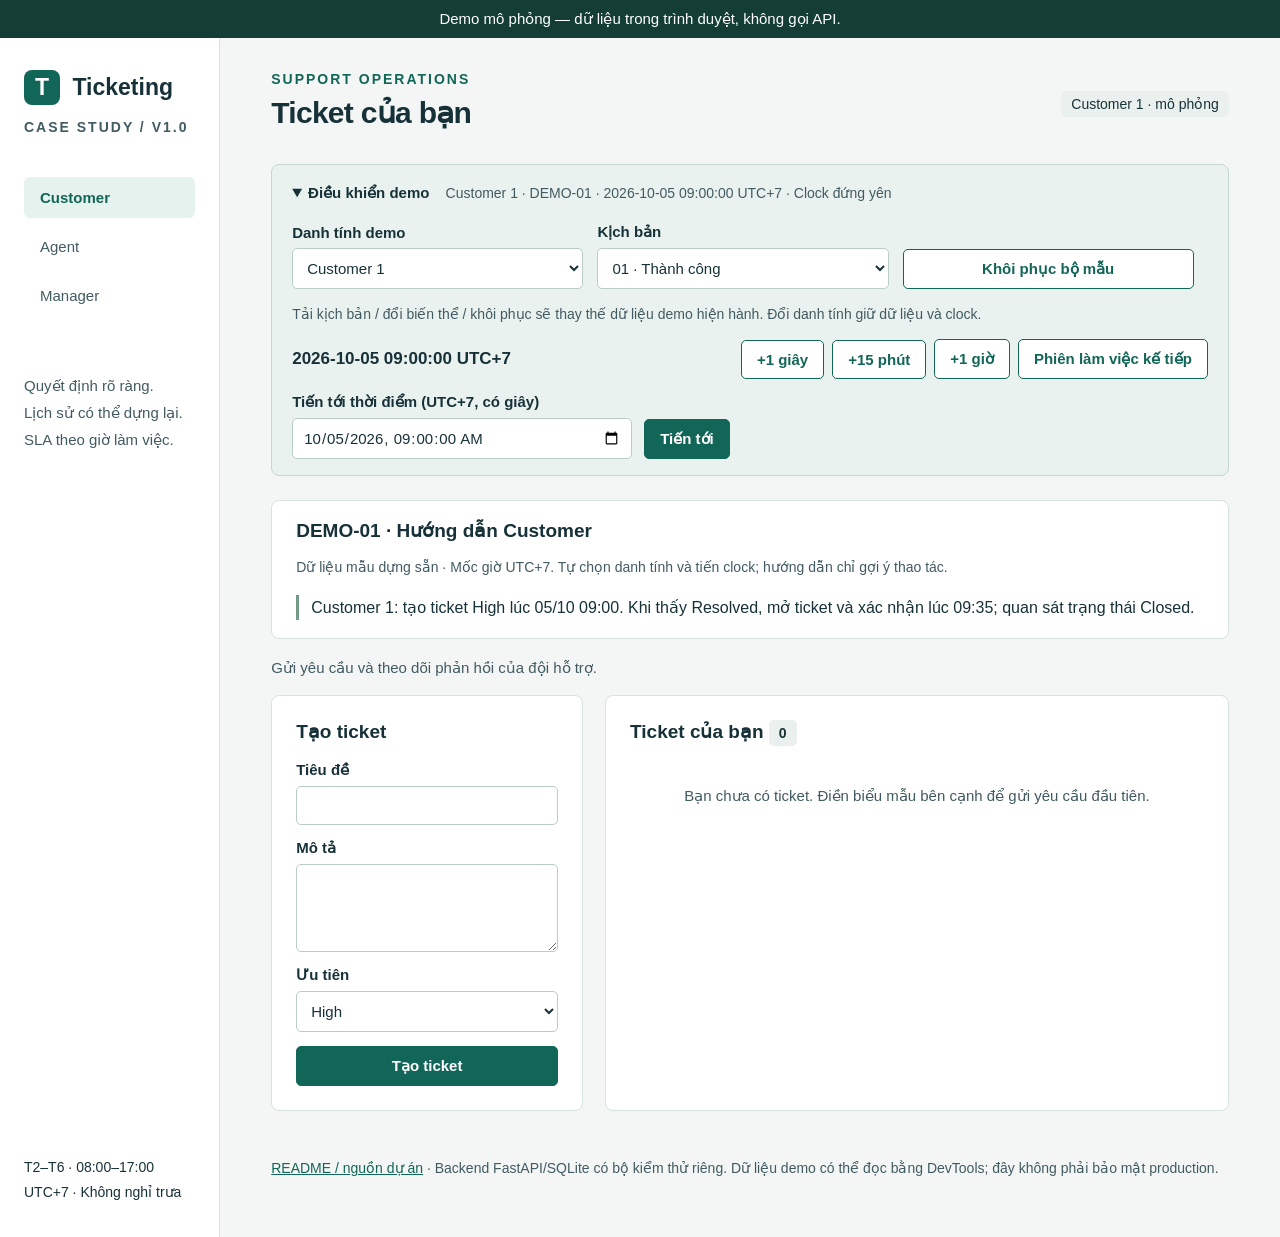
<file: prototype/index.html>
<!doctype html>
<html lang="vi">
<head><meta charset="utf-8"><meta name="viewport" content="width=device-width,initial-scale=1"><meta name="description" content="Prototype mô phỏng ticketing và SLA theo giờ làm việc"><title>Ticketing · SLA Case Study</title><link rel="stylesheet" href="./styles.css"></head>
<body>
<div class="demo-banner">Demo mô phỏng — dữ liệu trong trình duyệt, không gọi API.</div>
<div class="shell">
<aside class="sidebar"><a class="brand" href="#customer"><span class="brand-mark">T</span> Ticketing<span class="version">CASE STUDY / V1.0</span></a><nav aria-label="Màn hình"><a href="#customer" data-view="customer">Customer</a><a href="#agent" data-view="agent">Agent</a><a href="#manager" data-view="manager">Manager</a></nav><p class="sidebar-note">Quyết định rõ ràng.<br>Lịch sử có thể dựng lại.<br>SLA theo giờ làm việc.</p><div class="calendar-note">T2–T6 · 08:00–17:00<br>UTC+7 · Không nghỉ trưa</div></aside>
<div class="workspace"><header><div><span class="eyebrow">SUPPORT OPERATIONS</span><h1 id="page-title">Ticket của bạn</h1></div><span class="identity-badge" id="identity-badge"></span></header>
<details class="controls" open><summary>Điều khiển demo <span id="control-summary">Danh tính mô phỏng · Clock đứng yên</span></summary><div class="control-grid"><label>Danh tính demo<select id="identity"><option value="1">Customer 1</option><option value="2">Customer 2</option><option value="3">Agent 3</option><option value="4">Agent 4</option><option value="5">Agent 5</option><option value="6">Manager 6</option></select></label><label>Kịch bản<select id="scenario"></select></label><label id="variant-label">Biến thể nhóm 06<select id="variant"></select></label><button id="reset" class="secondary">Khôi phục bộ mẫu</button></div><p class="muted">Tải kịch bản / đổi biến thể / khôi phục sẽ thay thế dữ liệu demo hiện hành. Đổi danh tính giữ dữ liệu và clock.</p><div class="clock-row"><output id="clock"></output><button data-advance="1" class="secondary">+1 giây</button><button data-advance="900" class="secondary">+15 phút</button><button data-advance="3600" class="secondary">+1 giờ</button><button id="next-session" class="secondary">Phiên làm việc kế tiếp</button></div><form id="clock-form" class="inline-form"><label>Tiến tới thời điểm (UTC+7, có giây)<input id="clock-target" type="datetime-local" step="1" required></label><button>Tiến tới</button></form></details><aside class="scenario-guide" aria-labelledby="guide-title"><h2 id="guide-title">Hướng dẫn kịch bản</h2><p class="muted">Dữ liệu mẫu dựng sẵn · Mốc giờ UTC+7. Tự chọn danh tính và tiến clock; hướng dẫn chỉ gợi ý thao tác.</p><p id="guide" class="guide"></p></aside>
<p id="storage-notice" role="status"></p><p id="feedback" role="status" aria-live="polite"></p><main id="main"></main><footer><a href="https://github.com/PhuocTrong2005/ba-ticketing-sla-case-study#readme">README / nguồn dự án</a> · Backend FastAPI/SQLite có bộ kiểm thử riêng. Dữ liệu demo có thể đọc bằng DevTools; đây không phải bảo mật production.</footer></div></div><script type="module" src="./app.js"></script>
</body></html>
</file>
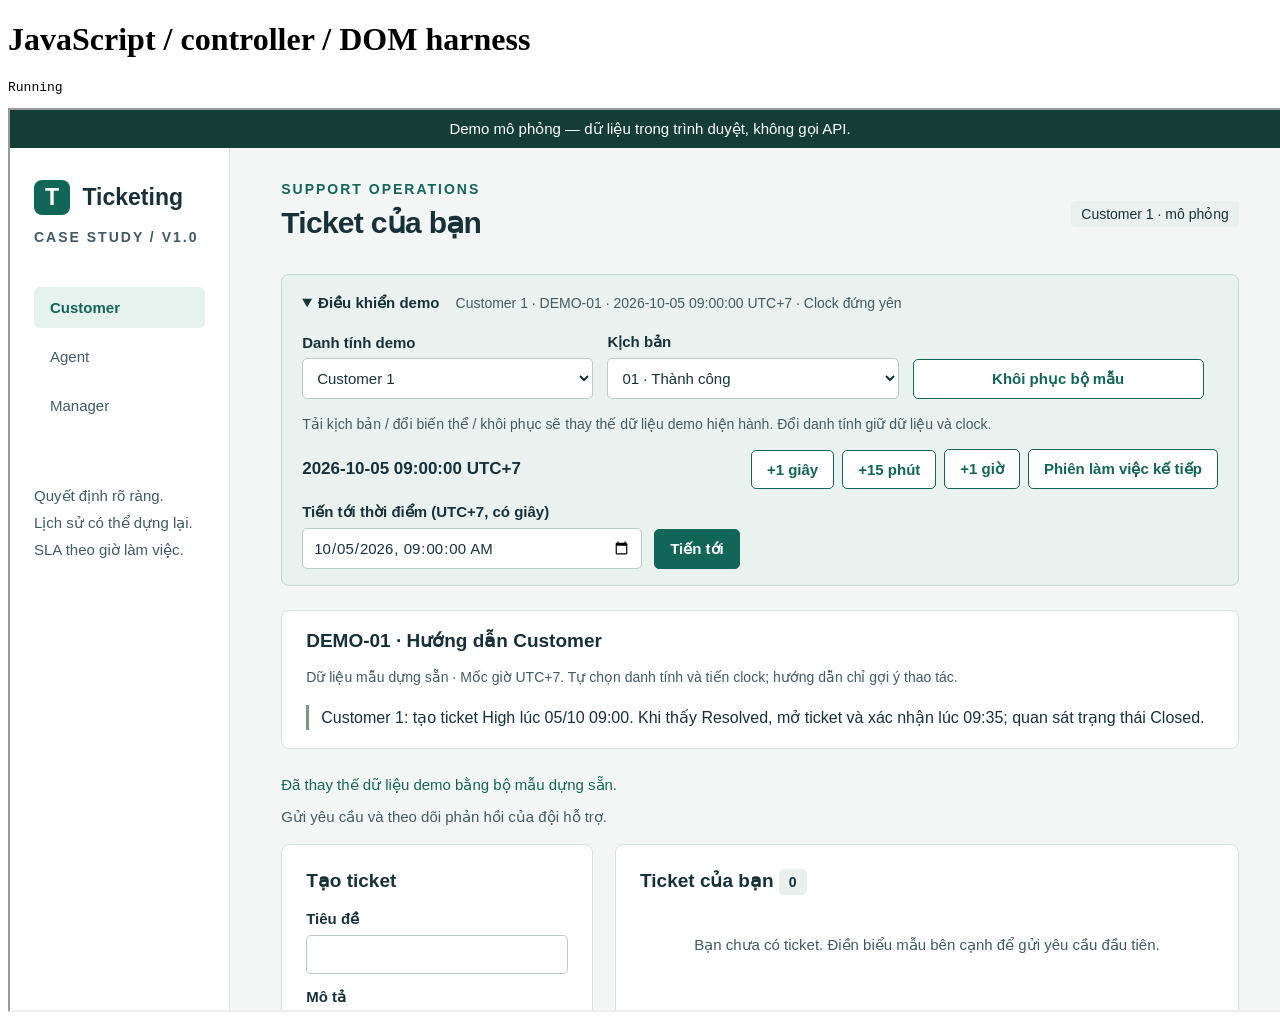
<file: tests/prototype/index.html>
<!doctype html><html lang="vi"><meta charset="utf-8"><title>Prototype JavaScript harness</title><body><h1>JavaScript / controller / DOM harness</h1><pre id="result">Running</pre><iframe title="Prototype under test" id="ui" style="width:1280px;height:900px" src="../../prototype/index.html"></iframe><script type="module" src="./test.js"></script></body></html>
</file>
<file: prototype/styles.css>
:root{font-family:Segoe UI,Arial,sans-serif;color:#173138;background:#f3f6f5;font-size:15px;--green:#126657;--muted:#425a61;--line:#d8e3df}*{box-sizing:border-box}body{margin:0}a{color:var(--green)}.demo-banner{padding:10px 24px;background:#143d35;color:#fff;text-align:center;font-size:15px}.shell{display:flex;min-height:calc(100vh - 38px)}.sidebar{width:220px;flex-shrink:0;background:#fff;border-right:1px solid var(--line);padding:32px 24px;display:flex;flex-direction:column}.brand{text-decoration:none;font-size:23px;font-weight:700;color:#173138}.brand-mark{display:inline-block;padding:4px 11px;background:var(--green);color:#fff;border-radius:8px;margin-right:6px}.version{display:block;font-size:14px;letter-spacing:2px;margin-top:14px;color:var(--muted)}nav{display:grid;gap:8px;margin-top:42px}nav a{padding:12px 16px;text-decoration:none;border-radius:6px;color:var(--muted)}nav a.active{background:#e5f2ed;color:var(--green);font-weight:600}.sidebar-note{line-height:1.8;font-size:15px;margin-top:56px;color:var(--muted)}.calendar-note{margin-top:auto;font-size:14px;line-height:1.8;padding-top:36px}.workspace{min-width:0;flex:1;padding:32px clamp(16px,4vw,56px);max-width:1500px}header{display:flex;justify-content:space-between;align-items:center;gap:16px;margin-bottom:26px}.eyebrow{font-size:14px;letter-spacing:2px;color:var(--green);font-weight:700}h1{font-size:30px;letter-spacing:-.7px;margin:8px 0}h2{font-size:19px;margin:0 0 18px}h3{font-size:16px;margin:0 0 12px}p{line-height:1.6}.identity-badge,.badge{display:inline-block;border-radius:5px;background:#eaf0ee;padding:5px 10px;font-size:14px;white-space:nowrap}.controls{background:#eaf2ef;border:1px solid #c5d8cf;border-radius:8px;padding:16px 20px;margin-bottom:24px}summary{font-weight:600;cursor:pointer}summary span{font-weight:400;font-size:14px;color:var(--muted);margin-left:12px}.control-grid{display:grid;grid-template-columns:repeat(3,minmax(140px,1fr)) auto;gap:14px;align-items:end;margin-top:18px}label{display:grid;gap:7px;font-size:15px;font-weight:600}input,select,textarea{font:inherit;font-weight:400;width:100%;border:1px solid #b9cdc4;border-radius:5px;background:white;padding:10px;color:#173138}textarea{min-height:88px;resize:vertical}button{font:inherit;cursor:pointer;border:1px solid var(--green);background:var(--green);color:white;padding:10px 15px;border-radius:5px;font-weight:600}button.secondary{background:white;color:var(--green)}button:disabled{cursor:not-allowed;background:#e3e9e6;color:#566c73;border-color:#c7d1cc}button:focus-visible,a:focus-visible,input:focus-visible,select:focus-visible,textarea:focus-visible,summary:focus-visible{outline:3px solid #b88718;outline-offset:3px}.muted{color:var(--muted);font-size:14px}.clock-row{display:flex;align-items:center;flex-wrap:wrap;gap:8px}.clock-row output{font-size:17px;font-variant-numeric:tabular-nums;margin-right:auto;font-weight:600}.inline-form{display:flex;gap:12px;align-items:end;margin-top:14px}.inline-form label{max-width:340px;flex:1}.guide{font-size:15px;border-left:3px solid #729c85;padding-left:12px;margin-bottom:0}.columns{display:grid;grid-template-columns:minmax(260px,1fr) minmax(320px,2fr);gap:22px}.card{background:white;border:1px solid var(--line);border-radius:8px;padding:24px;margin-bottom:22px}.stack{display:grid;gap:14px}.table-wrap{overflow-x:auto}table{border-collapse:collapse;width:100%;font-size:15px}th{text-align:left;font-size:14px;letter-spacing:.4px;color:var(--muted);background:#f5f8f6;font-weight:600}th,td{padding:13px 12px;border-bottom:1px solid var(--line);vertical-align:top}td a{font-weight:600}.metric-grid{display:grid;grid-template-columns:repeat(3,1fr);gap:16px}.metric .value{font-size:25px;margin:10px 0;color:var(--green);font-weight:600}.sla-grid{display:grid;grid-template-columns:1fr 1fr;gap:16px}.sla{background:#f5f8f6;border:1px solid var(--line);border-radius:7px;padding:18px}.sla.breached{background:#fff2ec;border-color:#cb8c74}.sla.due,.sla.emphasized{background:#fff8df;border-color:#d6b966}.sla.soft{background:#f6f5e7}.sla p{font-size:15px;margin:8px 0}.big-clock{font-size:25px;font-variant-numeric:tabular-nums;font-weight:600}.message{padding:14px 0;border-bottom:1px solid var(--line)}.message p{margin:8px 0;white-space:pre-wrap;overflow-wrap:anywhere}.preserve{white-space:pre-wrap;overflow-wrap:anywhere}.actions{display:flex;flex-wrap:wrap;gap:10px}.form-action{margin-top:16px;padding-top:18px;border-top:1px solid var(--line)}.checkbox{display:flex;align-items:center;gap:10px}.checkbox input{width:auto}.error{background:#fff0e9;color:#843e26;border-left:4px solid #b66644;padding:12px}.success{color:var(--green)}.empty{padding:20px;color:var(--muted);text-align:center}footer{font-size:14px;color:var(--muted);line-height:1.7;padding:24px 0}.report-filter{display:flex;gap:12px;flex-wrap:wrap;align-items:end}.report-filter label{flex:1;min-width:130px}.status-high{color:#98502a;background:#fff1e7}.section-lead{color:var(--muted);margin-top:-7px}.load-pill{font-weight:600;padding:10px;background:#e5f2ed;border-radius:5px;display:inline-block;margin-bottom:18px}[hidden]{display:none!important}@media(max-width:900px){.sidebar{width:170px;padding:25px 16px}.control-grid{grid-template-columns:1fr 1fr}.columns{grid-template-columns:1fr}.metric-grid{grid-template-columns:1fr}.workspace{padding:24px 18px}}@media(max-width:600px){.shell{display:block}.sidebar{width:auto;padding:16px;border-right:0;border-bottom:1px solid var(--line)}.brand{font-size:19px}.version,.sidebar-note,.calendar-note{display:none}nav{display:flex;margin-top:14px;gap:4px}nav a{padding:8px 12px}.workspace{padding:20px 12px}h1{font-size:25px}.controls{padding:14px}.control-grid,.sla-grid{grid-template-columns:1fr}summary span{display:block;margin:6px 0 0}.clock-row output{flex-basis:100%;font-size:16px}.card{padding:18px}.inline-form{flex-wrap:wrap}.identity-badge{font-size:14px}header{align-items:start}.table-wrap{max-width:100%}}

.scenario-guide{background:#fff;border:1px solid var(--line);border-radius:8px;padding:18px 24px;margin-bottom:24px}.scenario-guide h2{margin-bottom:8px}.scenario-guide .guide{font-size:16px}.control-grid>*{min-width:0}.controls summary{line-height:1.6;overflow-wrap:anywhere}.manager-jumps{display:flex;flex-wrap:wrap;gap:8px;margin:0 0 22px}.manager-jumps a{border:1px solid var(--line);background:white}.table-wrap:focus-visible,[tabindex="-1"]:focus-visible{outline:3px solid #b88718;outline-offset:3px}.table-wrap{max-width:100%;min-width:0}th{font-size:14px}td{min-width:100px}.metric-grid>*{min-width:0}.explanation p{font-size:14px}.explanation summary{font-size:14px}.workspace>*{min-width:0}@media(max-width:600px){header{flex-wrap:wrap}.scenario-guide{padding:16px}.inline-form label{min-width:0;max-width:100%}.report-filter label{min-width:0;flex-basis:100%}.identity-badge{white-space:normal}}
</file>
